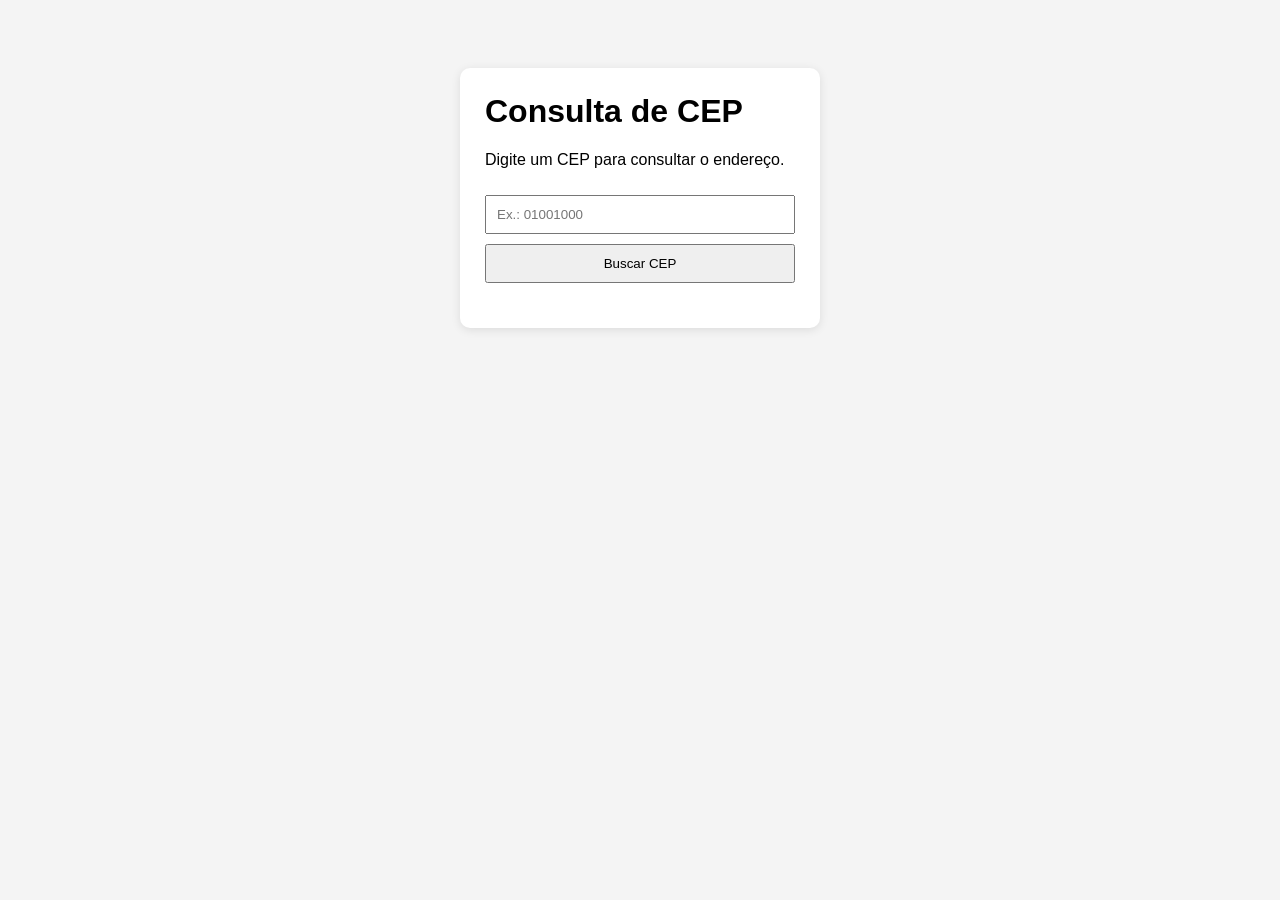
<file: index.html>
<!DOCTYPE html>
<html lang="pt-BR">
<head>
    <meta charset="UTF-8">
    <meta name="viewport" content="width=device-width, initial-scale=1.0">
    <title>Consulta de CEP</title>
    <link rel="stylesheet" href="style.css">
</head>
<body>

    <main class="container">
        <h1>Consulta de CEP</h1>
        <p>Digite um CEP para consultar o endereço.</p>

        <input type="text" id="cep" placeholder="Ex.: 01001000">
        <button id="btnBuscar">Buscar CEP</button>

        <div id="resultado"></div>
    </main>

    <script src="script.js"></script>
</body>
</html>
</file>
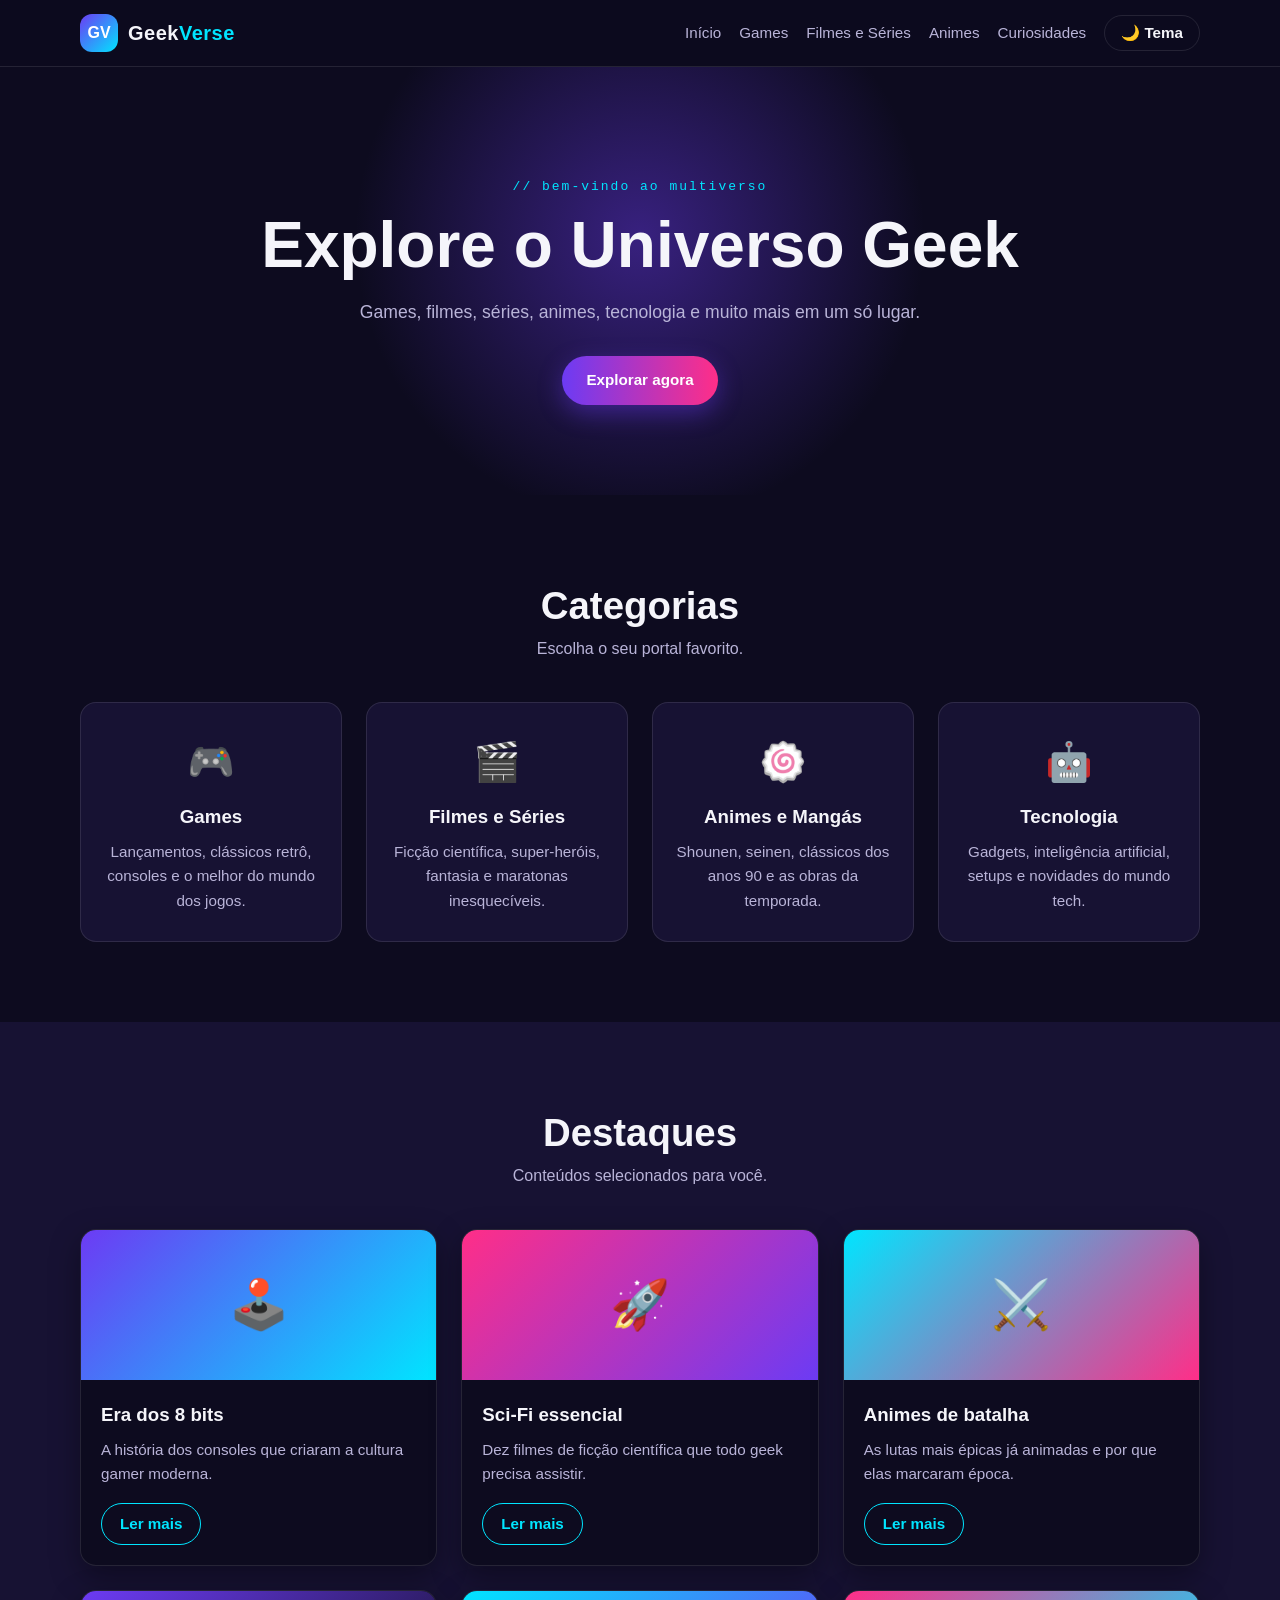
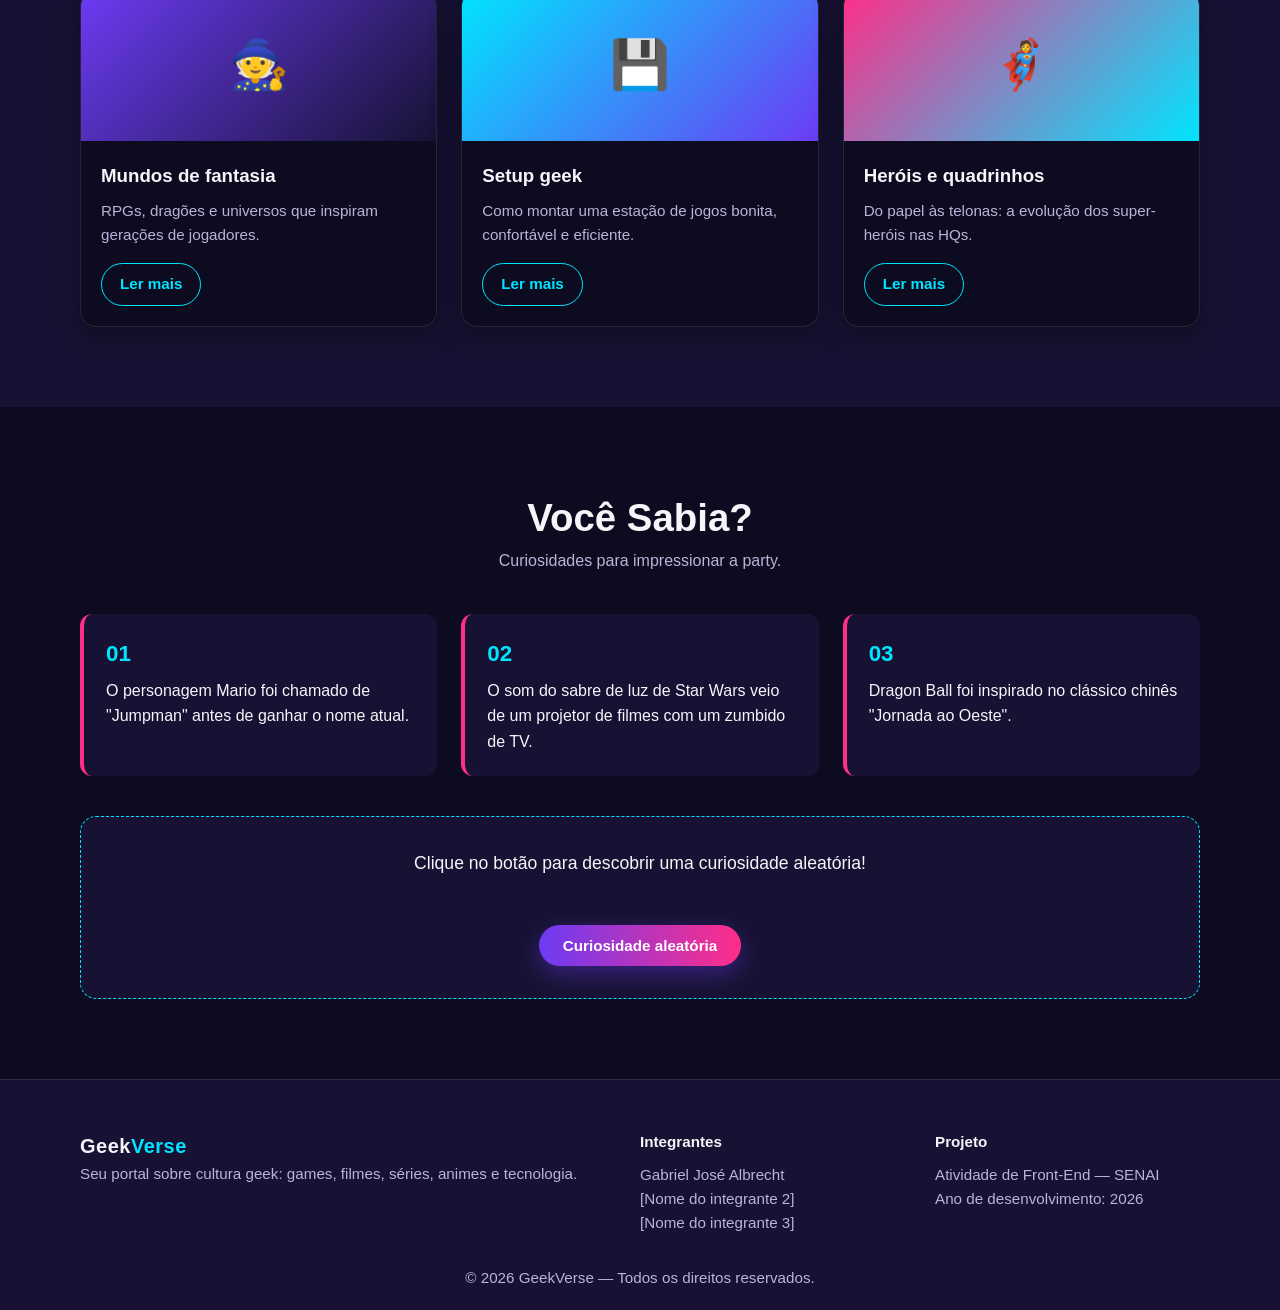
<file: geekverse/index.html>
<!DOCTYPE html>
<html lang="pt-BR">
<head>
  <meta charset="UTF-8" />
  <meta http-equiv="refresh" content="0; url=geekverse/index.html" />
  <title>GeekVerse</title>
</head>
<body>
  <p>Abrindo o GeekVerse...</p>
  <script>
    window.location.replace("geekverse/index.html");
  </script>
</body>
</html>
</file>
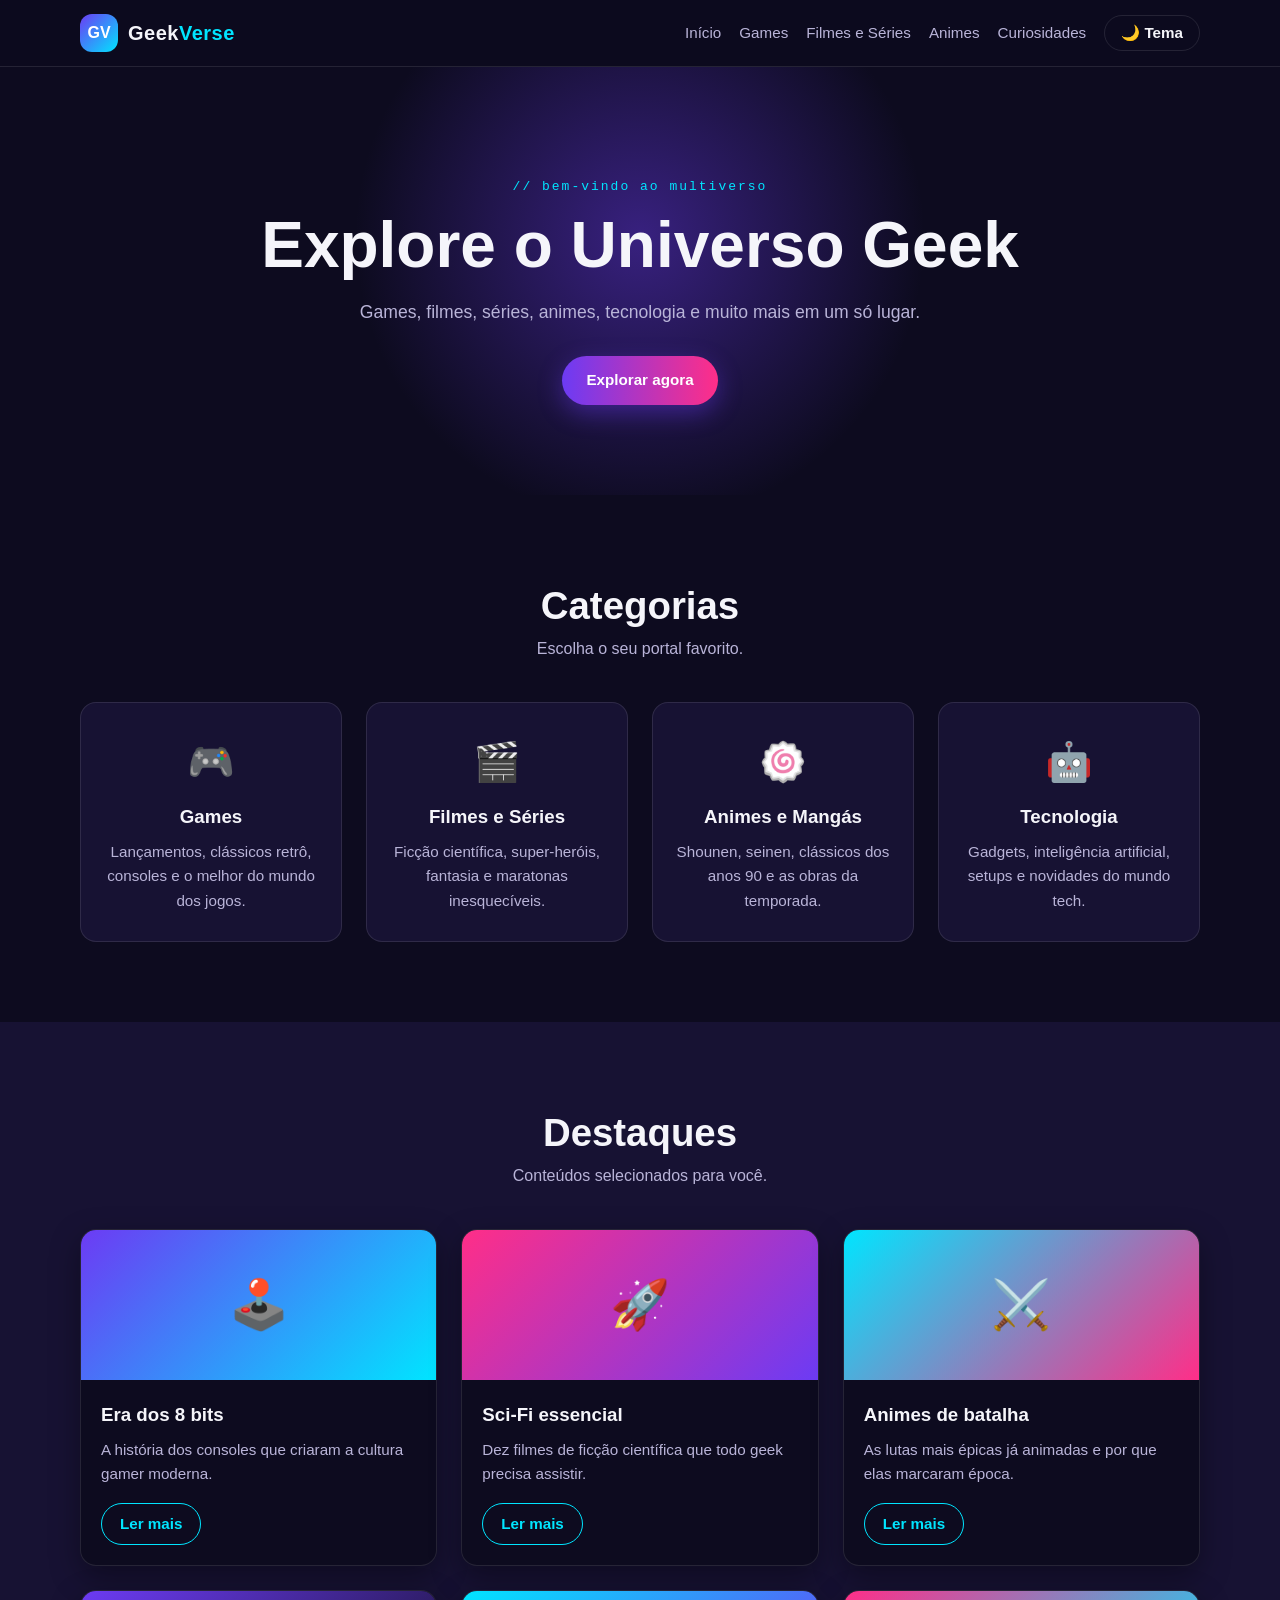
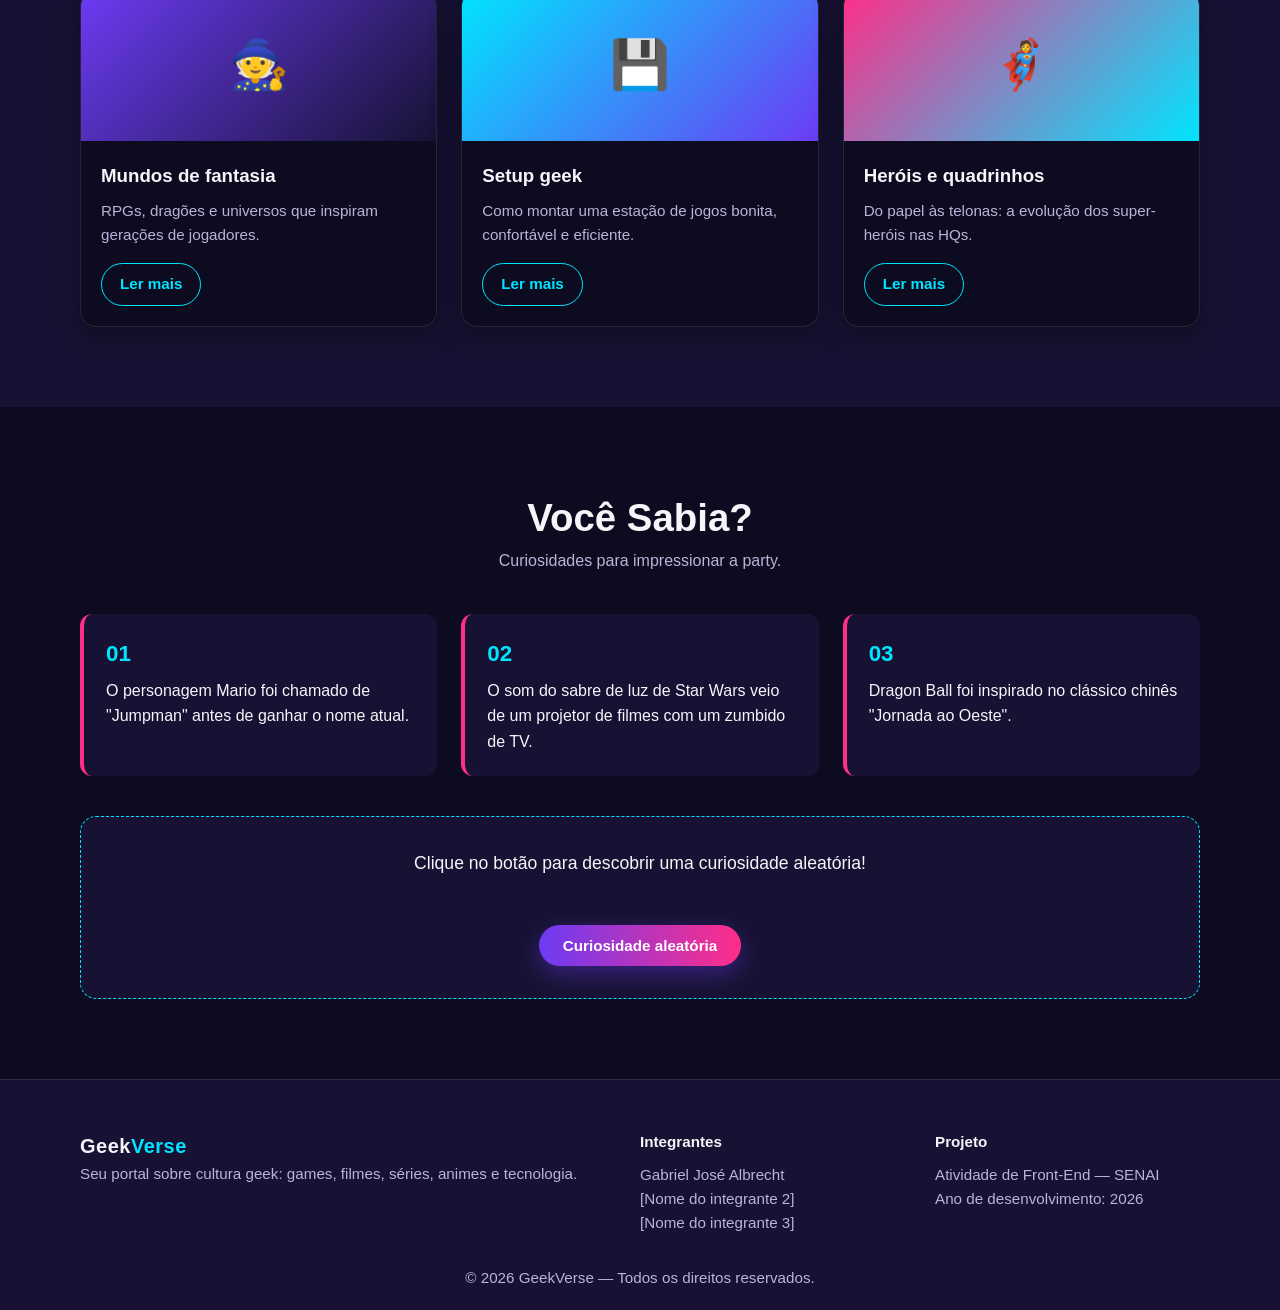
<file: geekverse/geekverse/index.html>
<!DOCTYPE html>
<html lang="pt-BR">
<head>
  <meta charset="UTF-8" />
  <meta name="viewport" content="width=device-width, initial-scale=1.0" />
  <title>GeekVerse — Explore o Universo Geek</title>
  <meta name="description" content="GeekVerse: games, filmes, séries, animes, tecnologia e curiosidades geek em um só lugar." />
  <link rel="stylesheet" href="css/style.css" />
</head>
<body>

  <!-- ================= HEADER ================= -->
  <header class="header" id="topo">
    <div class="container header__inner">
      <a href="#inicio" class="logo">
        <span class="logo__mark">GV</span>
        <span class="logo__text">Geek<span>Verse</span></span>
      </a>

      <button class="nav-toggle" id="navToggle" aria-label="Abrir menu">☰</button>

      <nav class="nav" id="nav">
        <a href="#inicio">Início</a>
        <a href="#games">Games</a>
        <a href="#filmes">Filmes e Séries</a>
        <a href="#animes">Animes</a>
        <a href="#curiosidades">Curiosidades</a>
        <button class="btn btn--ghost" id="temaBtn" aria-label="Alternar tema">🌙 Tema</button>
      </nav>
    </div>
  </header>

  <!-- ================= BANNER ================= -->
  <section class="hero" id="inicio">
    <div class="container hero__inner">
      <p class="hero__tag">// bem-vindo ao multiverso</p>
      <h1 class="hero__title">Explore o Universo Geek</h1>
      <p class="hero__text">
        Games, filmes, séries, animes, tecnologia e muito mais em um só lugar.
      </p>
      <a href="#categorias" class="btn btn--primary">Explorar agora</a>
    </div>
    <div class="hero__glow"></div>
  </section>

  <!-- ================= CATEGORIAS ================= -->
  <section class="section" id="categorias">
    <div class="container">
      <h2 class="section__title">Categorias</h2>
      <p class="section__sub">Escolha o seu portal favorito.</p>

      <div class="grid grid--4">
        <article class="cat" id="games">
          <div class="cat__icon">🎮</div>
          <h3>Games</h3>
          <p>Lançamentos, clássicos retrô, consoles e o melhor do mundo dos jogos.</p>
        </article>

        <article class="cat" id="filmes">
          <div class="cat__icon">🎬</div>
          <h3>Filmes e Séries</h3>
          <p>Ficção científica, super-heróis, fantasia e maratonas inesquecíveis.</p>
        </article>

        <article class="cat" id="animes">
          <div class="cat__icon">🍥</div>
          <h3>Animes e Mangás</h3>
          <p>Shounen, seinen, clássicos dos anos 90 e as obras da temporada.</p>
        </article>

        <article class="cat" id="tecnologia">
          <div class="cat__icon">🤖</div>
          <h3>Tecnologia</h3>
          <p>Gadgets, inteligência artificial, setups e novidades do mundo tech.</p>
        </article>
      </div>
    </div>
  </section>

  <!-- ================= CARDS ================= -->
  <section class="section section--alt">
    <div class="container">
      <h2 class="section__title">Destaques</h2>
      <p class="section__sub">Conteúdos selecionados para você.</p>

      <div class="grid grid--3">
        <article class="card">
          <div class="card__img card__img--1">🕹️</div>
          <div class="card__body">
            <h3>Era dos 8 bits</h3>
            <p>A história dos consoles que criaram a cultura gamer moderna.</p>
            <a href="#curiosidades" class="btn btn--small">Ler mais</a>
          </div>
        </article>

        <article class="card">
          <div class="card__img card__img--2">🚀</div>
          <div class="card__body">
            <h3>Sci-Fi essencial</h3>
            <p>Dez filmes de ficção científica que todo geek precisa assistir.</p>
            <a href="#curiosidades" class="btn btn--small">Ler mais</a>
          </div>
        </article>

        <article class="card">
          <div class="card__img card__img--3">⚔️</div>
          <div class="card__body">
            <h3>Animes de batalha</h3>
            <p>As lutas mais épicas já animadas e por que elas marcaram época.</p>
            <a href="#curiosidades" class="btn btn--small">Ler mais</a>
          </div>
        </article>

        <article class="card">
          <div class="card__img card__img--4">🧙</div>
          <div class="card__body">
            <h3>Mundos de fantasia</h3>
            <p>RPGs, dragões e universos que inspiram gerações de jogadores.</p>
            <a href="#curiosidades" class="btn btn--small">Ler mais</a>
          </div>
        </article>

        <article class="card">
          <div class="card__img card__img--5">💾</div>
          <div class="card__body">
            <h3>Setup geek</h3>
            <p>Como montar uma estação de jogos bonita, confortável e eficiente.</p>
            <a href="#curiosidades" class="btn btn--small">Ler mais</a>
          </div>
        </article>

        <article class="card">
          <div class="card__img card__img--6">🦸</div>
          <div class="card__body">
            <h3>Heróis e quadrinhos</h3>
            <p>Do papel às telonas: a evolução dos super-heróis nas HQs.</p>
            <a href="#curiosidades" class="btn btn--small">Ler mais</a>
          </div>
        </article>
      </div>
    </div>
  </section>

  <!-- ================= VOCÊ SABIA ================= -->
  <section class="section" id="curiosidades">
    <div class="container">
      <h2 class="section__title">Você Sabia?</h2>
      <p class="section__sub">Curiosidades para impressionar a party.</p>

      <div class="grid grid--3">
        <div class="fact">
          <span>01</span>
          <p>O personagem Mario foi chamado de "Jumpman" antes de ganhar o nome atual.</p>
        </div>
        <div class="fact">
          <span>02</span>
          <p>O som do sabre de luz de Star Wars veio de um projetor de filmes com um zumbido de TV.</p>
        </div>
        <div class="fact">
          <span>03</span>
          <p>Dragon Ball foi inspirado no clássico chinês "Jornada ao Oeste".</p>
        </div>
      </div>

      <div class="random">
        <p id="randomText">Clique no botão para descobrir uma curiosidade aleatória!</p>
        <button class="btn btn--primary" id="randomBtn">Curiosidade aleatória</button>
      </div>
    </div>
  </section>

  <!-- ================= FOOTER ================= -->
  <footer class="footer">
    <div class="container footer__inner">
      <div>
        <h3 class="logo__text">Geek<span>Verse</span></h3>
        <p>Seu portal sobre cultura geek: games, filmes, séries, animes e tecnologia.</p>
      </div>
      <div>
        <h4>Integrantes</h4>
        <p>Gabriel José Albrecht</p>
        <p>[Nome do integrante 2]</p>
        <p>[Nome do integrante 3]</p>
      </div>
      <div>
        <h4>Projeto</h4>
        <p>Atividade de Front-End — SENAI</p>
        <p>Ano de desenvolvimento: 2026</p>
      </div>
    </div>
    <p class="footer__copy">© 2026 GeekVerse — Todos os direitos reservados.</p>
  </footer>

  <script src="js/script.js"></script>
</body>
</html>
</file>
<file: style.css>
* {
    box-sizing: border-box;
}

body {
    font-family: Arial, sans-serif;
    background: #f4f4f4;
    display: flex;
    justify-content: center;
    padding-top: 60px;
}

.container {
    background: white;
    width: 360px;
    padding: 25px;
    border-radius: 10px;
    box-shadow: 0 2px 10px rgba(0, 0, 0, 0.1);
}

h1 {
    margin-top: 0;
}

input {
    width: 100%;
    padding: 10px;
    margin: 10px 0;
}

button {
    width: 100%;
    padding: 10px;
    cursor: pointer;
}

#resultado {
    margin-top: 20px;
    line-height: 1.6;
}
</file>
<file: geekverse/geekverse/css/style.css>
/* ===== GeekVerse — Identidade visual ===== */
:root{
  --roxo:#6C3BF4;
  --ciano:#00E5FF;
  --magenta:#FF2E88;
  --fundo:#0D0B1F;
  --superficie:#171233;
  --texto:#F5F5FA;
  --texto-suave:#B9B4D8;
  --borda:rgba(255,255,255,.10);
  --radius:16px;
  --sombra:0 10px 30px rgba(0,0,0,.35);
}

/* Tema claro */
body.light{
  --fundo:#F5F5FA;
  --superficie:#FFFFFF;
  --texto:#171233;
  --texto-suave:#5B5680;
  --borda:rgba(23,18,51,.12);
  --sombra:0 10px 30px rgba(23,18,51,.10);
}

*{margin:0;padding:0;box-sizing:border-box}
html{scroll-behavior:smooth}
body{
  font-family:"Segoe UI",Tahoma,Verdana,sans-serif;
  background:var(--fundo);
  color:var(--texto);
  line-height:1.6;
  transition:background .3s ease,color .3s ease;
}
.container{width:min(1120px,92%);margin:0 auto}
a{text-decoration:none;color:inherit}

/* ===== Botões ===== */
.btn{
  display:inline-block;border:none;cursor:pointer;font-weight:700;
  padding:12px 24px;border-radius:999px;font-size:.95rem;
  transition:transform .2s ease,box-shadow .2s ease,opacity .2s;
}
.btn:hover{transform:translateY(-2px)}
.btn--primary{background:linear-gradient(90deg,var(--roxo),var(--magenta));color:#fff;box-shadow:0 8px 24px rgba(108,59,244,.4)}
.btn--ghost{background:transparent;border:1px solid var(--borda);color:var(--texto);padding:8px 16px}
.btn--small{padding:8px 18px;background:transparent;border:1px solid var(--ciano);color:var(--ciano)}
.btn--small:hover{background:var(--ciano);color:#0D0B1F}

/* ===== Header ===== */
.header{
  position:sticky;top:0;z-index:50;
  background:color-mix(in srgb,var(--fundo) 85%,transparent);
  backdrop-filter:blur(10px);
  border-bottom:1px solid var(--borda);
}
.header__inner{display:flex;align-items:center;justify-content:space-between;gap:16px;padding:14px 0}
.logo{display:flex;align-items:center;gap:10px}
.logo__mark{
  width:38px;height:38px;display:grid;place-items:center;border-radius:12px;
  background:linear-gradient(135deg,var(--roxo),var(--ciano));color:#fff;font-weight:900;
}
.logo__text{font-size:1.25rem;font-weight:900;letter-spacing:.5px}
.logo__text span{color:var(--ciano)}
.nav{display:flex;align-items:center;gap:18px}
.nav a{font-size:.95rem;color:var(--texto-suave);transition:color .2s}
.nav a:hover{color:var(--ciano)}
.nav-toggle{display:none;background:none;border:none;color:var(--texto);font-size:1.6rem;cursor:pointer}

/* ===== Hero ===== */
.hero{position:relative;overflow:hidden;padding:110px 0 90px;text-align:center}
.hero__glow{
  position:absolute;inset:auto;top:-140px;left:50%;transform:translateX(-50%);
  width:620px;height:620px;border-radius:50%;
  background:radial-gradient(circle,rgba(108,59,244,.45),transparent 65%);
  z-index:0;pointer-events:none;
}
.hero__inner{position:relative;z-index:1}
.hero__tag{color:var(--ciano);font-family:monospace;letter-spacing:2px;margin-bottom:12px}
.hero__title{font-size:clamp(2.2rem,6vw,4rem);font-weight:900;line-height:1.1}
.hero__text{max-width:620px;margin:18px auto 30px;color:var(--texto-suave);font-size:1.1rem}

/* ===== Seções ===== */
.section{padding:80px 0}
.section--alt{background:var(--superficie)}
.section__title{font-size:clamp(1.7rem,4vw,2.4rem);font-weight:900;text-align:center}
.section__sub{text-align:center;color:var(--texto-suave);margin-bottom:40px}

.grid{display:grid;gap:24px}
.grid--4{grid-template-columns:repeat(4,1fr)}
.grid--3{grid-template-columns:repeat(3,1fr)}

/* Categorias */
.cat{
  background:var(--superficie);border:1px solid var(--borda);border-radius:var(--radius);
  padding:28px 22px;text-align:center;transition:transform .25s,border-color .25s;
}
.section--alt .cat{background:var(--fundo)}
.cat:hover{transform:translateY(-6px);border-color:var(--ciano)}
.cat__icon{font-size:2.4rem;margin-bottom:10px}
.cat h3{margin-bottom:8px}
.cat p{color:var(--texto-suave);font-size:.95rem}

/* Cards */
.card{
  background:var(--fundo);border:1px solid var(--borda);border-radius:var(--radius);
  overflow:hidden;box-shadow:var(--sombra);transition:transform .25s;
}
.card:hover{transform:translateY(-6px)}
.card__img{height:150px;display:grid;place-items:center;font-size:3rem}
.card__img--1{background:linear-gradient(135deg,#6C3BF4,#00E5FF)}
.card__img--2{background:linear-gradient(135deg,#FF2E88,#6C3BF4)}
.card__img--3{background:linear-gradient(135deg,#00E5FF,#FF2E88)}
.card__img--4{background:linear-gradient(135deg,#6C3BF4,#171233)}
.card__img--5{background:linear-gradient(135deg,#00E5FF,#6C3BF4)}
.card__img--6{background:linear-gradient(135deg,#FF2E88,#00E5FF)}
.card__body{padding:20px}
.card__body h3{margin-bottom:8px}
.card__body p{color:var(--texto-suave);font-size:.95rem;margin-bottom:16px}

/* Você sabia */
.fact{
  background:var(--superficie);border-left:4px solid var(--magenta);
  border-radius:12px;padding:22px;
}
.fact span{display:block;font-size:1.4rem;font-weight:900;color:var(--ciano);margin-bottom:6px}
.random{
  margin-top:40px;text-align:center;padding:32px 22px;border-radius:var(--radius);
  border:1px dashed var(--ciano);background:var(--superficie);
}
#randomText{font-size:1.1rem;margin-bottom:20px;min-height:56px}

/* Footer */
.footer{background:var(--superficie);border-top:1px solid var(--borda);padding:50px 0 20px}
.footer__inner{display:grid;grid-template-columns:2fr 1fr 1fr;gap:30px}
.footer p,.footer h4{color:var(--texto-suave);font-size:.95rem}
.footer h4{color:var(--texto);margin-bottom:8px}
.footer__copy{text-align:center;margin-top:30px;color:var(--texto-suave);font-size:.85rem}

/* ===== Responsividade ===== */
@media (max-width:900px){
  .grid--4{grid-template-columns:repeat(2,1fr)}
  .grid--3{grid-template-columns:repeat(2,1fr)}
  .footer__inner{grid-template-columns:1fr 1fr}
}
@media (max-width:640px){
  .nav-toggle{display:block}
  .nav{
    display:none;position:absolute;top:100%;left:0;right:0;
    flex-direction:column;align-items:flex-start;gap:14px;padding:18px 6%;
    background:var(--superficie);border-bottom:1px solid var(--borda);
  }
  .nav.open{display:flex}
  .grid--4,.grid--3{grid-template-columns:1fr}
  .footer__inner{grid-template-columns:1fr}
  .hero{padding:70px 0 60px}
  .section{padding:60px 0}
}
</file>
